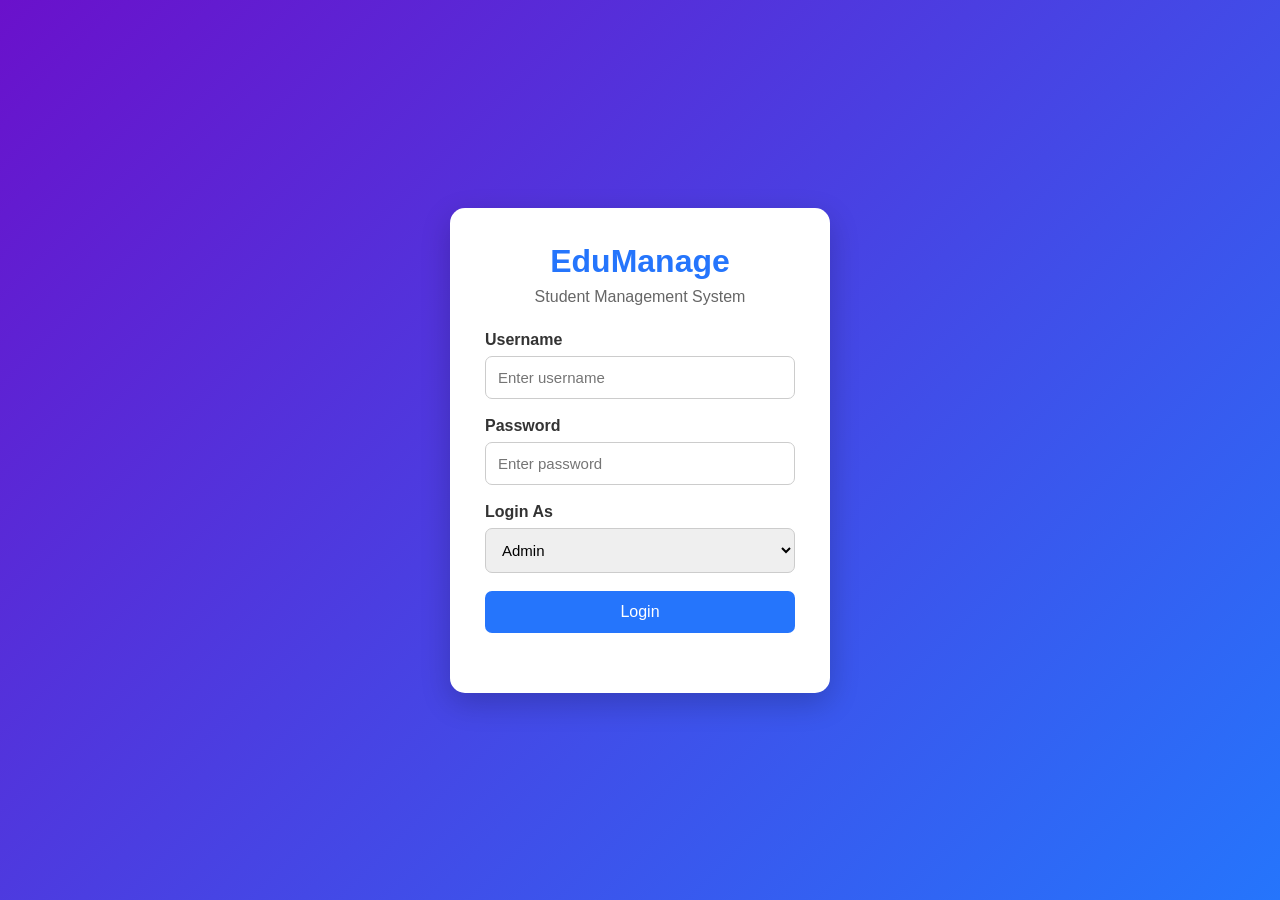
<file: frontend/index.html>
<!DOCTYPE html>
<html lang="en">
<head>
    <meta charset="UTF-8">
    <meta name="viewport" content="width=device-width, initial-scale=1.0">
    <title>EduManage - Student Management System</title>
    <link rel="stylesheet" href="style.css">
</head>

<body>

    <div class="login-container">

        <div class="login-box">

            <h1>EduManage</h1>
            <p>Student Management System</p>

            <form id="loginForm">

                <label>Username</label>
                <input type="text" id="username" placeholder="Enter username" required>

                <label>Password</label>
                <input type="password" id="password" placeholder="Enter password" required>

                <label>Login As</label>
                <select id="role">
                    <option value="ADMIN">Admin</option>
                    <option value="TEACHER">Teacher</option>
                    <option value="STUDENT">Student</option>
                </select>

                <button type="submit">Login</button>

            </form>

            <p id="message"></p>

        </div>

    </div>

    <script src="script.js"></script>

</body>
</html>
</file>
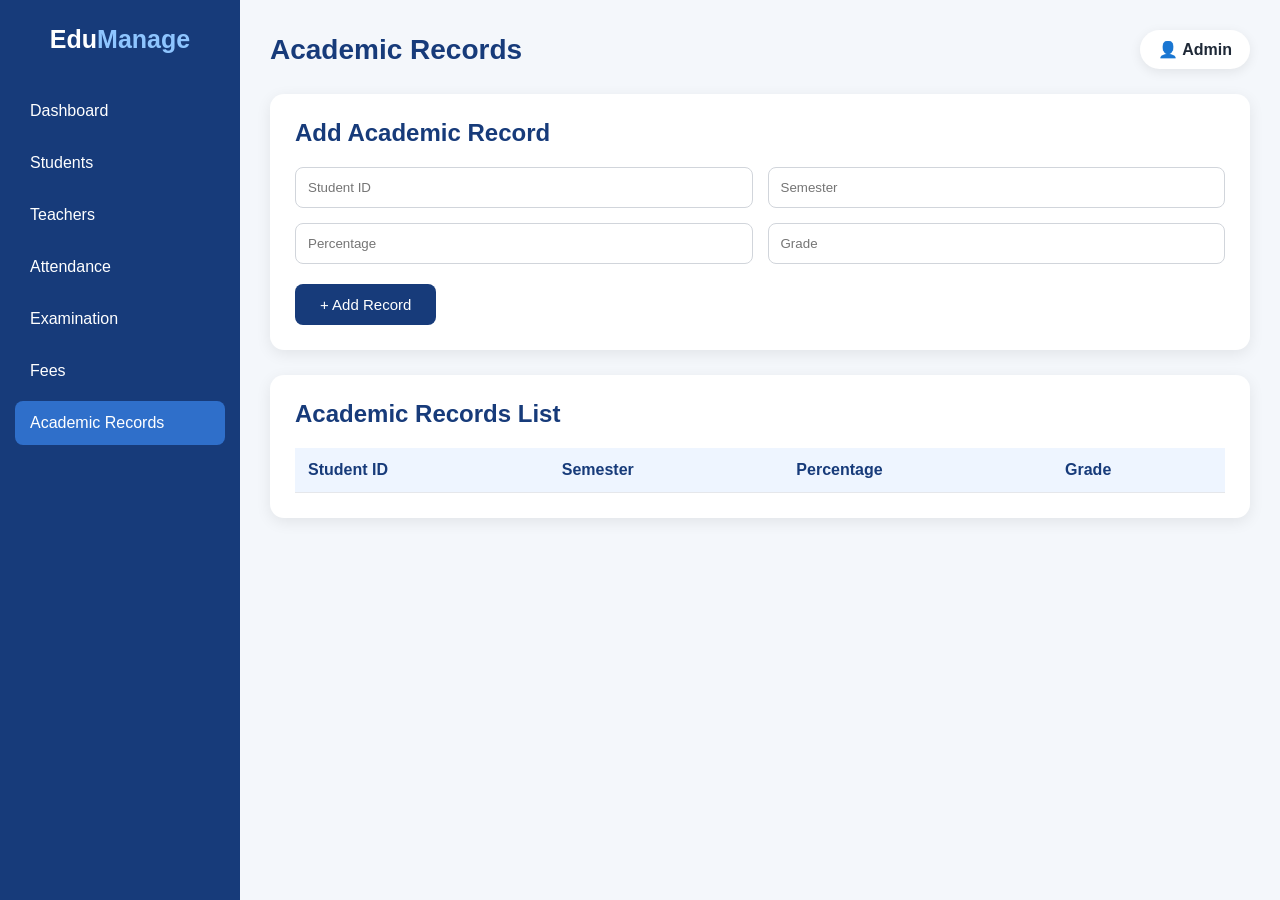
<file: frontend/academic_records.html>
<!DOCTYPE html>
<html lang="en">
<head>
    <meta charset="UTF-8">
    <meta name="viewport" content="width=device-width, initial-scale=1.0">
    <title>EduManage | Academic Records</title>

    <style>
        * {
            margin: 0;
            padding: 0;
            box-sizing: border-box;
            font-family: Arial, sans-serif;
        }

        body {
            background: #f4f7fb;
            color: #1f2937;
        }

        .sidebar {
            position: fixed;
            left: 0;
            top: 0;
            width: 240px;
            height: 100vh;
            background: #173b7a;
            padding: 25px 15px;
        }

        .logo {
            color: white;
            font-size: 25px;
            font-weight: bold;
            text-align: center;
            margin-bottom: 35px;
        }

        .logo span {
            color: #8ec5ff;
        }

        .menu {
            list-style: none;
        }

        .menu li {
            margin: 8px 0;
        }

        .menu a {
            display: block;
            padding: 13px 15px;
            color: white;
            text-decoration: none;
            border-radius: 8px;
        }

        .menu a:hover,
        .menu .active {
            background: #2f6fca;
        }

        .main {
            margin-left: 240px;
            padding: 30px;
        }

        .topbar {
            display: flex;
            justify-content: space-between;
            align-items: center;
            margin-bottom: 25px;
        }

        .topbar h1 {
            font-size: 28px;
            color: #173b7a;
        }

        .admin {
            background: white;
            padding: 10px 18px;
            border-radius: 25px;
            box-shadow: 0 3px 12px rgba(0,0,0,0.08);
            font-weight: bold;
        }

        .form-box,
        .table-box {
            background: white;
            padding: 25px;
            border-radius: 14px;
            box-shadow: 0 4px 15px rgba(0,0,0,0.08);
            margin-bottom: 25px;
        }

        h2 {
            color: #173b7a;
            margin-bottom: 20px;
        }

        .form-grid {
            display: grid;
            grid-template-columns: repeat(2, 1fr);
            gap: 15px;
        }

        input {
            width: 100%;
            padding: 12px;
            border: 1px solid #d1d5db;
            border-radius: 8px;
            outline: none;
        }

        input:focus {
            border-color: #2f6fca;
        }

        .add-btn {
            margin-top: 20px;
            padding: 12px 25px;
            border: none;
            border-radius: 8px;
            background: #173b7a;
            color: white;
            font-size: 15px;
            cursor: pointer;
        }

        .add-btn:hover {
            background: #2f6fca;
        }

        .table-box {
            overflow-x: auto;
        }

        table {
            width: 100%;
            min-width: 650px;
            border-collapse: collapse;
        }

        th,
        td {
            padding: 13px;
            text-align: left;
            border-bottom: 1px solid #e5e7eb;
        }

        th {
            background: #eef5ff;
            color: #173b7a;
        }

        @media (max-width: 800px) {

            .sidebar {
                width: 190px;
            }

            .main {
                margin-left: 190px;
            }

            .form-grid {
                grid-template-columns: 1fr;
            }
        }
    </style>
</head>

<body>

    <div class="sidebar">

        <div class="logo">
            Edu<span>Manage</span>
        </div>

        <ul class="menu">

            <li>
                <a href="dashboard.html">Dashboard</a>
            </li>

            <li>
                <a href="student.html">Students</a>
            </li>

            <li>
                <a href="teacher.html">Teachers</a>
            </li>

            <li>
                <a href="attendance.html">Attendance</a>
            </li>

            <li>
                <a href="examination.html">Examination</a>
            </li>

            <li>
                <a href="fees.html">Fees</a>
            </li>

            <li>
                <a href="academic_records.html" class="active">
                    Academic Records
                </a>
            </li>

        </ul>

    </div>


    <div class="main">

        <div class="topbar">

            <h1>Academic Records</h1>

            <div class="admin">
                👤 Admin
            </div>

        </div>


        <div class="form-box">

            <h2>Add Academic Record</h2>

            <div class="form-grid">

                <input
                    type="text"
                    id="studentId"
                    placeholder="Student ID">

                <input
                    type="text"
                    id="semester"
                    placeholder="Semester">

                <input
                    type="number"
                    step="0.01"
                    id="percentage"
                    placeholder="Percentage">

                <input
                    type="text"
                    id="grade"
                    placeholder="Grade">

            </div>


            <button
                class="add-btn"
                onclick="addRecord()">

                + Add Record

            </button>

        </div>


        <div class="table-box">

            <h2>Academic Records List</h2>

            <table>

                <thead>

                    <tr>
                        <th>Student ID</th>
                        <th>Semester</th>
                        <th>Percentage</th>
                        <th>Grade</th>
                    </tr>

                </thead>

                <tbody id="academicTable">

                </tbody>

            </table>

        </div>

    </div>


    <script>

        async function addRecord() {

    let studentId =
        document.getElementById("studentId").value;

    let semester =
        document.getElementById("semester").value;

    let percentage =
        document.getElementById("percentage").value;

    let grade =
        document.getElementById("grade").value;


    if (
        studentId === "" ||
        semester === "" ||
        percentage === "" ||
        grade === ""
    ) {

        alert("Please fill all academic details.");

        return;
    }


    try {

        let response = await fetch(
            "http://localhost:8080/academic",
            {
                method: "POST",

                headers: {
                    "Content-Type": "application/json"
                },

                body: JSON.stringify({

                    student_id: studentId,
                    semester: semester,
                    percentage: percentage,
                    grade: grade

                })
            }
        );


        let result = await response.text();


        if (response.ok) {

            let table =
                document.getElementById("academicTable");

            let row =
                table.insertRow();


            row.insertCell(0).innerText =
                studentId;

            row.insertCell(1).innerText =
                semester;

            row.insertCell(2).innerText =
                percentage;

            row.insertCell(3).innerText =
                grade;


            alert(result);


            document.getElementById("studentId").value = "";

            document.getElementById("semester").value = "";

            document.getElementById("percentage").value = "";

            document.getElementById("grade").value = "";

        } else {

            alert(result);

        }


    } catch (error) {

        console.log(error);

        alert("Java server connection failed!");

    }

}

</script>
</body>
</html>
</file>
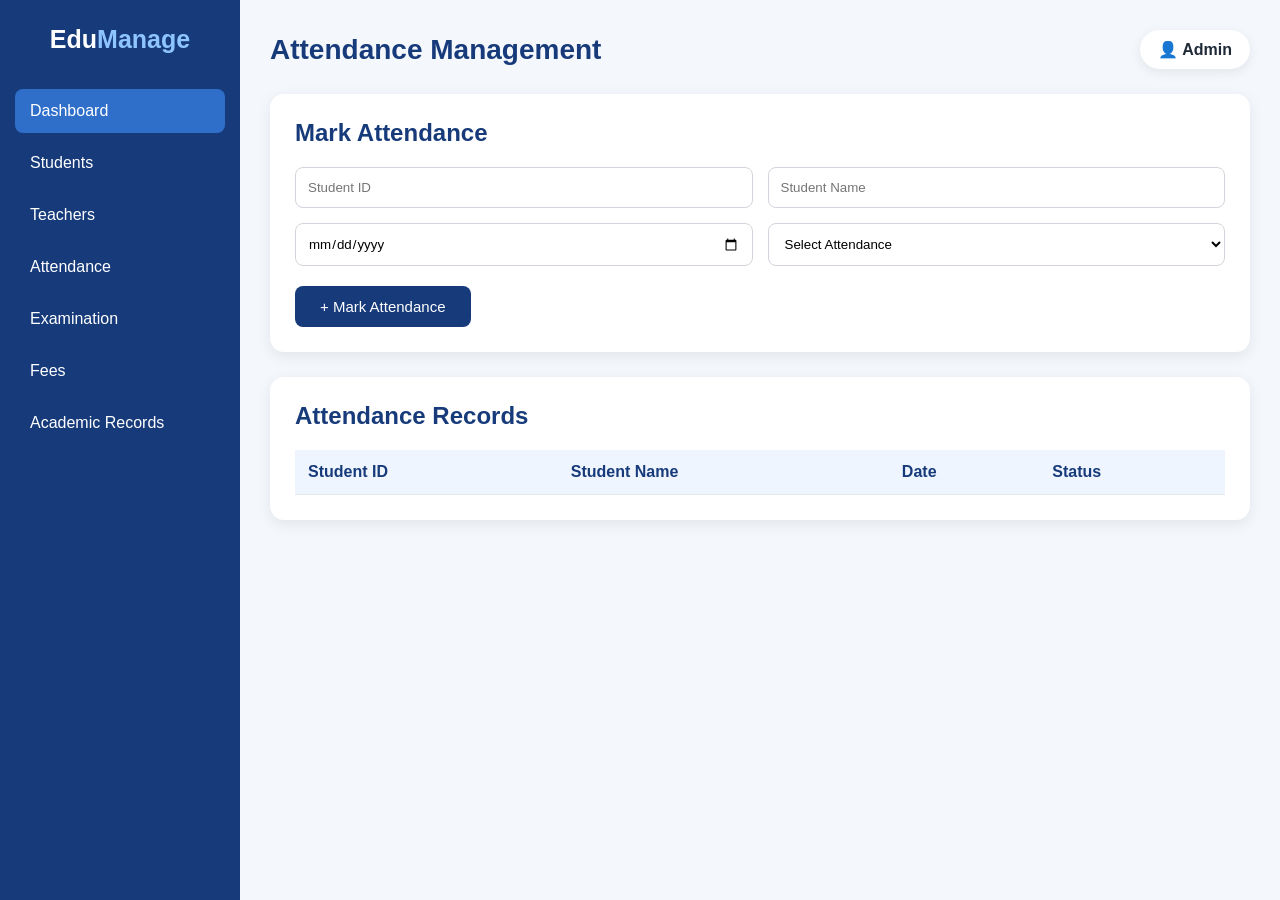
<file: frontend/attendance.html>
<!DOCTYPE html>
<html lang="en">
<head>
    <meta charset="UTF-8">
    <meta name="viewport" content="width=device-width, initial-scale=1.0">
    <title>EduManage | Attendance</title>

    <style>
        * {
            margin: 0;
            padding: 0;
            box-sizing: border-box;
            font-family: Arial, sans-serif;
        }

        body {
            background: #f4f7fb;
            color: #1f2937;
        }

        .sidebar {
            position: fixed;
            left: 0;
            top: 0;
            width: 240px;
            height: 100vh;
            background: #173b7a;
            padding: 25px 15px;
        }

        .logo {
            color: white;
            font-size: 25px;
            font-weight: bold;
            text-align: center;
            margin-bottom: 35px;
        }

        .logo span {
            color: #8ec5ff;
        }

        .menu {
            list-style: none;
        }

        .menu li {
            margin: 8px 0;
        }

        .menu a {
            display: block;
            padding: 13px 15px;
            color: white;
            text-decoration: none;
            border-radius: 8px;
        }

        .menu a:hover,
        .menu .active {
            background: #2f6fca;
        }

        .main {
            margin-left: 240px;
            padding: 30px;
        }

        .topbar {
            display: flex;
            justify-content: space-between;
            align-items: center;
            margin-bottom: 25px;
        }

        .topbar h1 {
            font-size: 28px;
            color: #173b7a;
        }

        .admin {
            background: white;
            padding: 10px 18px;
            border-radius: 25px;
            box-shadow: 0 3px 12px rgba(0,0,0,0.08);
            font-weight: bold;
        }

        .form-box,
        .table-box {
            background: white;
            padding: 25px;
            border-radius: 14px;
            box-shadow: 0 4px 15px rgba(0,0,0,0.08);
            margin-bottom: 25px;
        }

        h2 {
            color: #173b7a;
            margin-bottom: 20px;
        }

        .form-grid {
            display: grid;
            grid-template-columns: repeat(2, 1fr);
            gap: 15px;
        }

        input, select {
            width: 100%;
            padding: 12px;
            border: 1px solid #d1d5db;
            border-radius: 8px;
            outline: none;
            background: white;
        }

        input:focus,
        select:focus {
            border-color: #2f6fca;
        }

        .add-btn {
            margin-top: 20px;
            padding: 12px 25px;
            border: none;
            border-radius: 8px;
            background: #173b7a;
            color: white;
            font-size: 15px;
            cursor: pointer;
        }

        .add-btn:hover {
            background: #2f6fca;
        }

        .table-box {
            overflow-x: auto;
        }

        table {
            width: 100%;
            min-width: 700px;
            border-collapse: collapse;
        }

        th, td {
            padding: 13px;
            text-align: left;
            border-bottom: 1px solid #e5e7eb;
        }

        th {
            background: #eef5ff;
            color: #173b7a;
        }

        .present {
            color: green;
            font-weight: bold;
        }

        .absent {
            color: red;
            font-weight: bold;
        }

        @media (max-width: 800px) {
            .sidebar {
                width: 190px;
            }

            .main {
                margin-left: 190px;
            }

            .form-grid {
                grid-template-columns: 1fr;
            }
        }
    </style>
</head>

<body>

    <!-- Sidebar -->
    <div class="sidebar">

        <div class="logo">
            Edu<span>Manage</span>
        </div>

        <ul class="menu">

            <li>
                <a href="dashboard.html" class="active">Dashboard</a>
            </li>

            <li>
                <a href="student.html">Students</a>
            </li>

            <li>
                <a href="teacher.html">Teachers</a>
            </li>

            <li>
                <a href="attendance.html">Attendance</a>
            </li>

            <li>
                <a href="examination.html">Examination</a>
            </li>

            <li>
                <a href="fees.html">Fees</a>
            </li>

            <li>
                <a href="academic.html">Academic Records</a>
            </li>

        </ul>

    </div>


    <!-- Main Content -->
    <div class="main">

        <div class="topbar">

            <h1>Attendance Management</h1>

            <div class="admin">
                👤 Admin
            </div>

        </div>


        <!-- Attendance Form -->
        <div class="form-box">

            <h2>Mark Attendance</h2>

            <div class="form-grid">

                <input type="text" id="studentId"
                       placeholder="Student ID">

                <input type="text" id="studentName"
                       placeholder="Student Name">

                <input type="date" id="attendanceDate">

                <select id="status">
                    <option value="">Select Attendance</option>
                    <option value="Present">Present</option>
                    <option value="Absent">Absent</option>
                </select>

            </div>

            <button class="add-btn" onclick="markAttendance()">
                + Mark Attendance
            </button>

        </div>


        <!-- Attendance Records -->
        <div class="table-box">

            <h2>Attendance Records</h2>

            <table>

                <thead>

                    <tr>
                        <th>Student ID</th>
                        <th>Student Name</th>
                        <th>Date</th>
                        <th>Status</th>
                    </tr>

                </thead>

                <tbody id="attendanceTable">
                </tbody>

            </table>

        </div>

    </div>


    <script>

        function markAttendance() {

    let id = document.getElementById("studentId").value;
    let name = document.getElementById("studentName").value;
    let date = document.getElementById("attendanceDate").value;
    let status = document.getElementById("status").value;

    if (id === "" || name === "" || date === "" || status === "") {
        alert("Please fill all attendance details.");
        return;
    }

    fetch("http://localhost:8080/attendance", {
        method: "POST",
        headers: {
            "Content-Type": "application/json"
        },
        body: JSON.stringify({
            student_id: id,
            date: date,
            status: status
        })
    })
    .then(response => response.text())
    .then(data => {

        console.log(data);
        alert(data);

        let table = document.getElementById("attendanceTable");

        let row = table.insertRow();

        row.insertCell(0).innerText = id;
        row.insertCell(1).innerText = name;
        row.insertCell(2).innerText = date;

        let statusCell = row.insertCell(3);
        statusCell.innerText = status;

        if (status === "Present") {
            statusCell.className = "present";
        } else {
            statusCell.className = "absent";
        }

        document.getElementById("studentId").value = "";
        document.getElementById("studentName").value = "";
        document.getElementById("attendanceDate").value = "";
        document.getElementById("status").value = "";

    })
    .catch(error => {

        console.log("Error:", error);
        alert("Java Server connection failed!");

    });
}
</script>
</body>
</html>
</file>
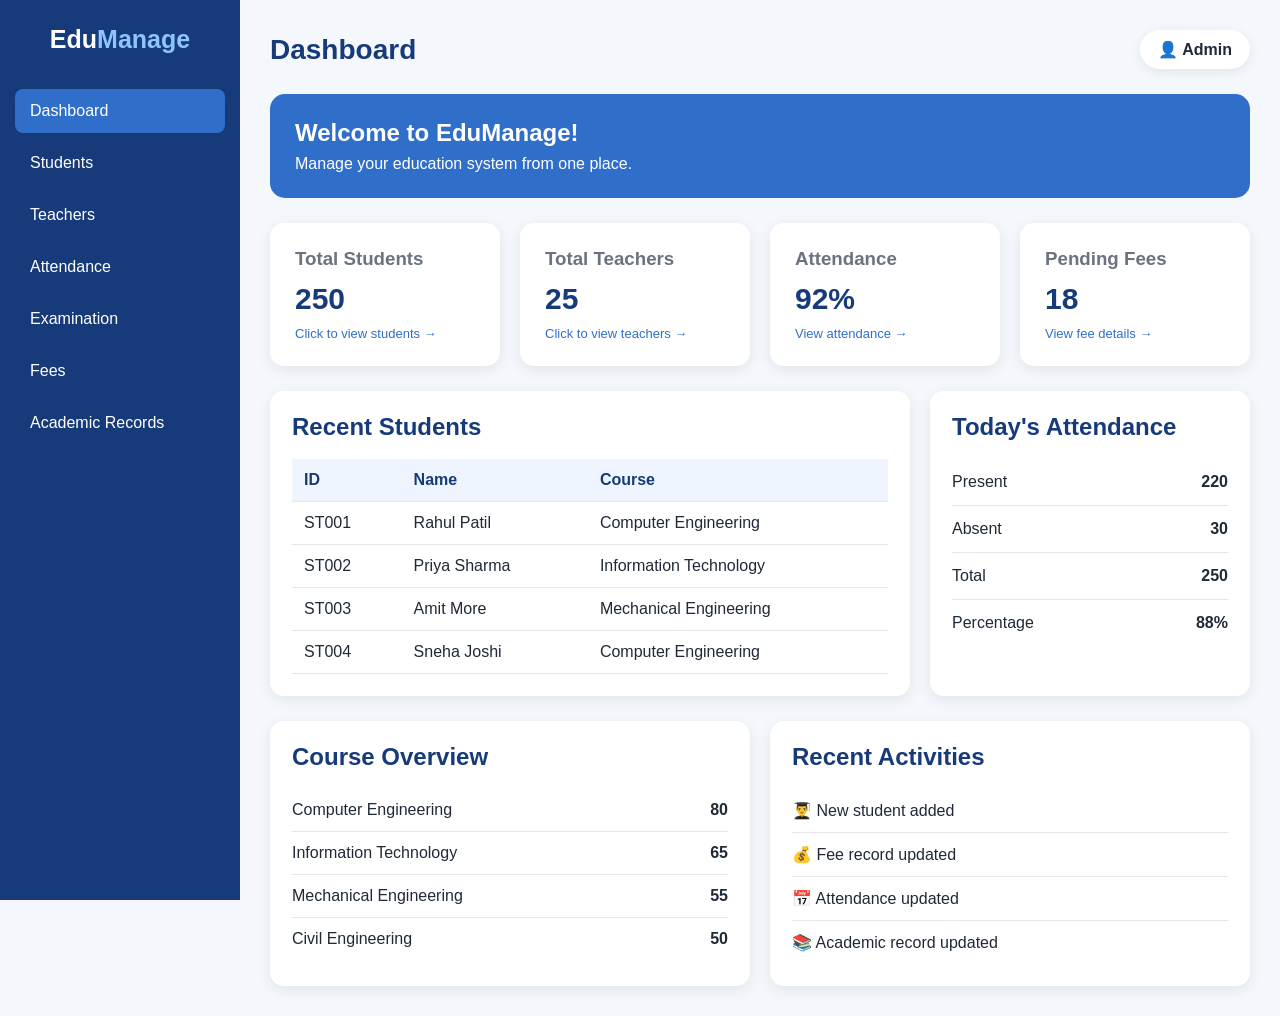
<file: frontend/dashboard.html>
<!DOCTYPE html>
<html lang="en">
<head>
    <meta charset="UTF-8">
    <meta name="viewport" content="width=device-width, initial-scale=1.0">
    <title>EduManage Dashboard</title>

    <style>
        * {
            margin: 0;
            padding: 0;
            box-sizing: border-box;
            font-family: Arial, sans-serif;
        }

        body {
            background: #f4f7fb;
            color: #1f2937;
        }

        /* SIDEBAR */
        .sidebar {
            position: fixed;
            left: 0;
            top: 0;
            width: 240px;
            height: 100vh;
            background: #173b7a;
            padding: 25px 15px;
            z-index: 1000;
        }

        .logo {
            color: white;
            font-size: 25px;
            font-weight: bold;
            text-align: center;
            margin-bottom: 35px;
        }

        .logo span {
            color: #8ec5ff;
        }

        .menu {
            list-style: none;
        }

        .menu li {
            margin: 8px 0;
        }

        .menu a {
            display: block;
            padding: 13px 15px;
            color: white;
            text-decoration: none;
            border-radius: 8px;
            position: relative;
            z-index: 1001;
            pointer-eveents: auto;
        }

        .menu a:hover,
        .menu a.active {
            background: #2f6fca;
        }

        


        /* MAIN */
        .main {
            margin-left: 240px;
            padding: 30px;
        }

        .topbar {
            display: flex;
            justify-content: space-between;
            align-items: center;
            margin-bottom: 25px;
        }

        .topbar h1 {
            color: #173b7a;
            font-size: 28px;
        }

        .admin {
            background: white;
            padding: 10px 18px;
            border-radius: 25px;
            box-shadow: 0 3px 12px rgba(0,0,0,0.08);
            font-weight: bold;
        }

        /* WELCOME */
        .welcome {
            background: #2f6fca;
            color: white;
            padding: 25px;
            border-radius: 15px;
            margin-bottom: 25px;
        }

        .welcome h2 {
            margin-bottom: 8px;
        }

        /* CARDS */
        .cards {
            display: grid;
            grid-template-columns: repeat(4, 1fr);
            gap: 20px;
            margin-bottom: 25px;
        }

        .card {
            background: white;
            padding: 25px;
            border-radius: 14px;
            box-shadow: 0 4px 15px rgba(0,0,0,0.08);
            text-decoration: none;
            display: block;
            transition: 0.2s;
        }

        .card:hover {
            transform: translateY(-4px);
            box-shadow: 0 7px 20px rgba(0,0,0,0.12);
        }

        .card h3 {
            color: #6b7280;
            margin-bottom: 12px;
        }

        .number {
            font-size: 30px;
            font-weight: bold;
            color: #173b7a;
        }

        .view-text {
            margin-top: 10px;
            color: #2f6fca;
            font-size: 13px;
        }

        /* LOWER SECTIONS */
        .dashboard-grid {
            display: grid;
            grid-template-columns: 2fr 1fr;
            gap: 20px;
            margin-bottom: 25px;
        }

        .box {
            background: white;
            padding: 22px;
            border-radius: 14px;
            box-shadow: 0 4px 15px rgba(0,0,0,0.08);
        }

        .box h2 {
            color: #173b7a;
            margin-bottom: 18px;
        }

        table {
            width: 100%;
            border-collapse: collapse;
        }

        th, td {
            padding: 12px;
            text-align: left;
            border-bottom: 1px solid #e5e7eb;
        }

        th {
            background: #eef5ff;
            color: #173b7a;
        }

        .attendance-item {
            display: flex;
            justify-content: space-between;
            padding: 14px 0;
            border-bottom: 1px solid #e5e7eb;
        }

        .attendance-item:last-child {
            border-bottom: none;
        }

        .bottom-grid {
            display: grid;
            grid-template-columns: 1fr 1fr;
            gap: 20px;
        }

        .course {
            display: flex;
            justify-content: space-between;
            padding: 12px 0;
            border-bottom: 1px solid #e5e7eb;
        }

        .activity {
            padding: 12px 0;
            border-bottom: 1px solid #e5e7eb;
        }

        .activity:last-child,
        .course:last-child {
            border-bottom: none;
        }

        @media (max-width: 1000px) {
            .cards {
                grid-template-columns: repeat(2, 1fr);
            }

            .dashboard-grid,
            .bottom-grid {
                grid-template-columns: 1fr;
            }
        }

        @media (max-width: 700px) {
            .sidebar {
                width: 190px;
            }

            .main {
                margin-left: 190px;
                padding: 20px;
            }

            .cards {
                grid-template-columns: 1fr;
            }
        }
    </style>
</head>

<body>

<!-- SIDEBAR -->
<div class="sidebar">

    <div class="logo">
        Edu<span>Manage</span>
    </div>

    <ul class="menu">

        <li>
            <a href="dashboard.html" class="active">Dashboard</a>
        </li>

        <li>
            <a href="student.html">Students</a>
        </li>

        <li>
            <a href="teachers.html">Teachers</a>
        </li>

        <li>
            <a href="attendance.html">Attendance</a>
        </li>

        <li>
           <a href="examination.html">Examination</a>
        </li>

        <li>
            <a href="fees.html">Fees</a>
        </li>

        <li>
            <a href="academic_records.html">Academic Records</a>
        </li>

    </ul>
</div>


<!-- MAIN CONTENT -->
<div class="main">

    <div class="topbar">
        <h1>Dashboard</h1>

        <div class="admin">
            👤 Admin
        </div>
    </div>


    <!-- WELCOME -->
    <div class="welcome">
        <h2>Welcome to EduManage!</h2>
        <p>Manage your education system from one place.</p>
    </div>


    <!-- SUMMARY CARDS -->
    <div class="cards">

        <a href="student-list.html" class="card">
            <h3>Total Students</h3>
            <div class="number">250</div>
            <div class="view-text">Click to view students →</div>
        </a>

        <a href="teachers.html" class="card">
            <h3>Total Teachers</h3>
            <div class="number">25</div>
            <div class="view-text">Click to view teachers →</div>
        </a>

        <a href="attendance.html" class="card">
            <h3>Attendance</h3>
            <div class="number">92%</div>
            <div class="view-text">View attendance →</div>
        </a>

        <a href="fees.html" class="card">
            <h3>Pending Fees</h3>
            <div class="number">18</div>
            <div class="view-text">View fee details →</div>
        </a>

    </div>


    <!-- RECENT STUDENTS + ATTENDANCE -->
    <div class="dashboard-grid">

        <div class="box">

            <h2>Recent Students</h2>

            <table>

                <thead>
                    <tr>
                        <th>ID</th>
                        <th>Name</th>
                        <th>Course</th>
                    </tr>
                </thead>

                <tbody>
                    <tr>
                        <td>ST001</td>
                        <td>Rahul Patil</td>
                        <td>Computer Engineering</td>
                    </tr>

                    <tr>
                        <td>ST002</td>
                        <td>Priya Sharma</td>
                        <td>Information Technology</td>
                    </tr>

                    <tr>
                        <td>ST003</td>
                        <td>Amit More</td>
                        <td>Mechanical Engineering</td>
                    </tr>

                    <tr>
                        <td>ST004</td>
                        <td>Sneha Joshi</td>
                        <td>Computer Engineering</td>
                    </tr>
                </tbody>

            </table>

        </div>


        <div class="box">

            <h2>Today's Attendance</h2>

            <div class="attendance-item">
                <span>Present</span>
                <strong>220</strong>
            </div>

            <div class="attendance-item">
                <span>Absent</span>
                <strong>30</strong>
            </div>

            <div class="attendance-item">
                <span>Total</span>
                <strong>250</strong>
            </div>

            <div class="attendance-item">
                <span>Percentage</span>
                <strong>88%</strong>
            </div>

        </div>

    </div>


    <!-- COURSE + ACTIVITIES -->
    <div class="bottom-grid">

        <div class="box">

            <h2>Course Overview</h2>

            <div class="course">
                <span>Computer Engineering</span>
                <strong>80</strong>
            </div>

            <div class="course">
                <span>Information Technology</span>
                <strong>65</strong>
            </div>

            <div class="course">
                <span>Mechanical Engineering</span>
                <strong>55</strong>
            </div>

            <div class="course">
                <span>Civil Engineering</span>
                <strong>50</strong>
            </div>

        </div>


        <div class="box">

            <h2>Recent Activities</h2>

            <div class="activity">
                👨‍🎓 New student added
            </div>

            <div class="activity">
                💰 Fee record updated
            </div>

            <div class="activity">
                📅 Attendance updated
            </div>

            <div class="activity">
                📚 Academic record updated
            </div>

        </div>

    </div>

</div>

</body>
</html>
</file>
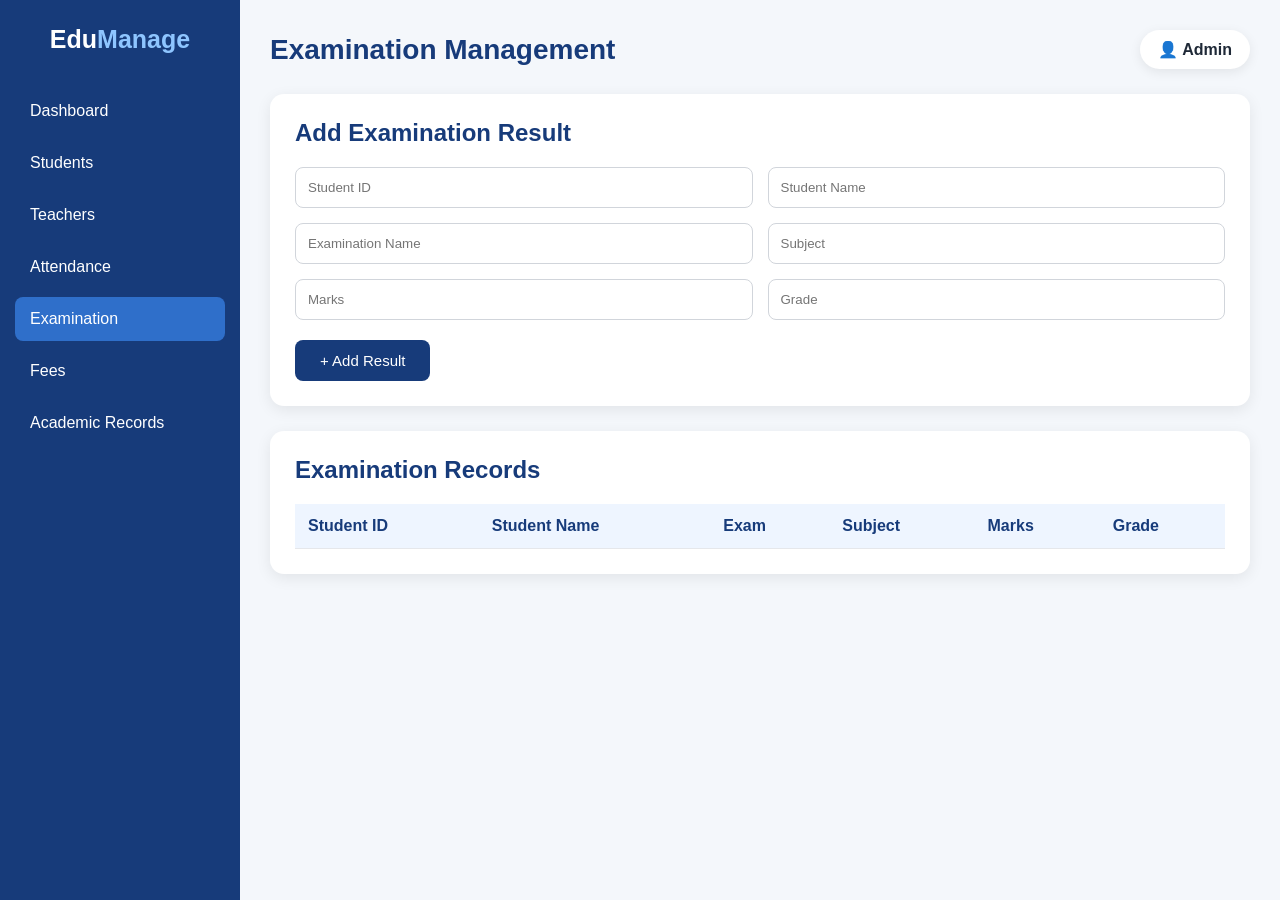
<file: frontend/examination.html>
<!DOCTYPE html>
<html lang="en">
<head>
    <meta charset="UTF-8">
    <meta name="viewport" content="width=device-width, initial-scale=1.0">
    <title>EduManage | Examination</title>

    <style>
        * {
            margin: 0;
            padding: 0;
            box-sizing: border-box;
            font-family: Arial, sans-serif;
        }

        body {
            background: #f4f7fb;
            color: #1f2937;
        }

        .sidebar {
            position: fixed;
            left: 0;
            top: 0;
            width: 240px;
            height: 100vh;
            background: #173b7a;
            padding: 25px 15px;
        }

        .logo {
            color: white;
            font-size: 25px;
            font-weight: bold;
            text-align: center;
            margin-bottom: 35px;
        }

        .logo span {
            color: #8ec5ff;
        }

        .menu {
            list-style: none;
        }

        .menu li {
            margin: 8px 0;
        }

        .menu a {
            display: block;
            padding: 13px 15px;
            color: white;
            text-decoration: none;
            border-radius: 8px;
        }

        .menu a:hover,
        .menu .active {
            background: #2f6fca;
        }

        .main {
            margin-left: 240px;
            padding: 30px;
        }

        .topbar {
            display: flex;
            justify-content: space-between;
            align-items: center;
            margin-bottom: 25px;
        }

        .topbar h1 {
            font-size: 28px;
            color: #173b7a;
        }

        .admin {
            background: white;
            padding: 10px 18px;
            border-radius: 25px;
            box-shadow: 0 3px 12px rgba(0,0,0,0.08);
            font-weight: bold;
        }

        .form-box,
        .table-box {
            background: white;
            padding: 25px;
            border-radius: 14px;
            box-shadow: 0 4px 15px rgba(0,0,0,0.08);
            margin-bottom: 25px;
        }

        h2 {
            color: #173b7a;
            margin-bottom: 20px;
        }

        .form-grid {
            display: grid;
            grid-template-columns: repeat(2, 1fr);
            gap: 15px;
        }

        input {
            width: 100%;
            padding: 12px;
            border: 1px solid #d1d5db;
            border-radius: 8px;
            outline: none;
        }

        input:focus {
            border-color: #2f6fca;
        }

        .add-btn {
            margin-top: 20px;
            padding: 12px 25px;
            border: none;
            border-radius: 8px;
            background: #173b7a;
            color: white;
            font-size: 15px;
            cursor: pointer;
        }

        .add-btn:hover {
            background: #2f6fca;
        }

        .table-box {
            overflow-x: auto;
        }

        table {
            width: 100%;
            min-width: 750px;
            border-collapse: collapse;
        }

        th, td {
            padding: 13px;
            text-align: left;
            border-bottom: 1px solid #e5e7eb;
        }

        th {
            background: #eef5ff;
            color: #173b7a;
        }

        @media (max-width: 800px) {

            .sidebar {
                width: 190px;
            }

            .main {
                margin-left: 190px;
            }

            .form-grid {
                grid-template-columns: 1fr;
            }
        }
    </style>
</head>

<body>

    <div class="sidebar">

        <div class="logo">
            Edu<span>Manage</span>
        </div>

        <ul class="menu">

            <li>
                <a href="dashboard.html">Dashboard</a>
            </li>

            <li>
                <a href="student.html">Students</a>
            </li>

            <li>
                <a href="teacher.html">Teachers</a>
            </li>

            <li>
                <a href="attendance.html">Attendance</a>
            </li>

            <li>
                <a href="examination.html" class="active">Examination</a>
            </li>

            <li>
                <a href="fees.html">Fees</a>
            </li>

            <li>
                <a href="academic_records.html">Academic Records</a>
            </li>

        </ul>

    </div>


    <div class="main">

        <div class="topbar">

            <h1>Examination Management</h1>

            <div class="admin">
                👤 Admin
            </div>

        </div>


        <div class="form-box">

            <h2>Add Examination Result</h2>

            <div class="form-grid">

                <input type="text"
                       id="studentId"
                       placeholder="Student ID">

                <input type="text"
                       id="studentName"
                       placeholder="Student Name">

                <input type="text"
                       id="examName"
                       placeholder="Examination Name">

                <input type="text"
                       id="subject"
                       placeholder="Subject">

                <input type="number"
                       id="marks"
                       placeholder="Marks">

                <input type="text"
                       id="grade"
                       placeholder="Grade">

            </div>

            <button class="add-btn" onclick="addResult()">
                + Add Result
            </button>

        </div>


        <div class="table-box">

            <h2>Examination Records</h2>

            <table>

                <thead>

                    <tr>
                        <th>Student ID</th>
                        <th>Student Name</th>
                        <th>Exam</th>
                        <th>Subject</th>
                        <th>Marks</th>
                        <th>Grade</th>
                    </tr>

                </thead>

                <tbody id="examTable">
                </tbody>

            </table>

        </div>

    </div>


    <script>

        async function addResult() {

    let id = document.getElementById("studentId").value;
    let name = document.getElementById("studentName").value;
    let exam = document.getElementById("examName").value;
    let subject = document.getElementById("subject").value;
    let marks = document.getElementById("marks").value;
    let grade = document.getElementById("grade").value;

    if (id === "" || name === "" || exam === "" ||
        subject === "" || marks === "" || grade === "") {

        alert("Please fill all examination details.");
        return;
    }

    try {

        let response = await fetch("http://localhost:8080/examination", {

            method: "POST",

            headers: {
                "Content-Type": "application/json"
            },

            body: JSON.stringify({
                student_id: id,
                subject: subject,
                marks: marks,
                exam_type: exam
            })
        });

        let result = await response.text();

        if (response.ok) {

            let table = document.getElementById("examTable");
            let row = table.insertRow();

            row.insertCell(0).innerText = id;
            row.insertCell(1).innerText = name;
            row.insertCell(2).innerText = exam;
            row.insertCell(3).innerText = subject;
            row.insertCell(4).innerText = marks;
            row.insertCell(5).innerText = grade;

            alert(result);

            document.getElementById("studentId").value = "";
            document.getElementById("studentName").value = "";
            document.getElementById("examName").value = "";
            document.getElementById("subject").value = "";
            document.getElementById("marks").value = "";
            document.getElementById("grade").value = "";

        } else {

            alert(result);
        }

    } catch (error) {

        console.log(error);
        alert("Java server connection failed!");
    }
}
  
   </script>
</body>
</html>
</file>
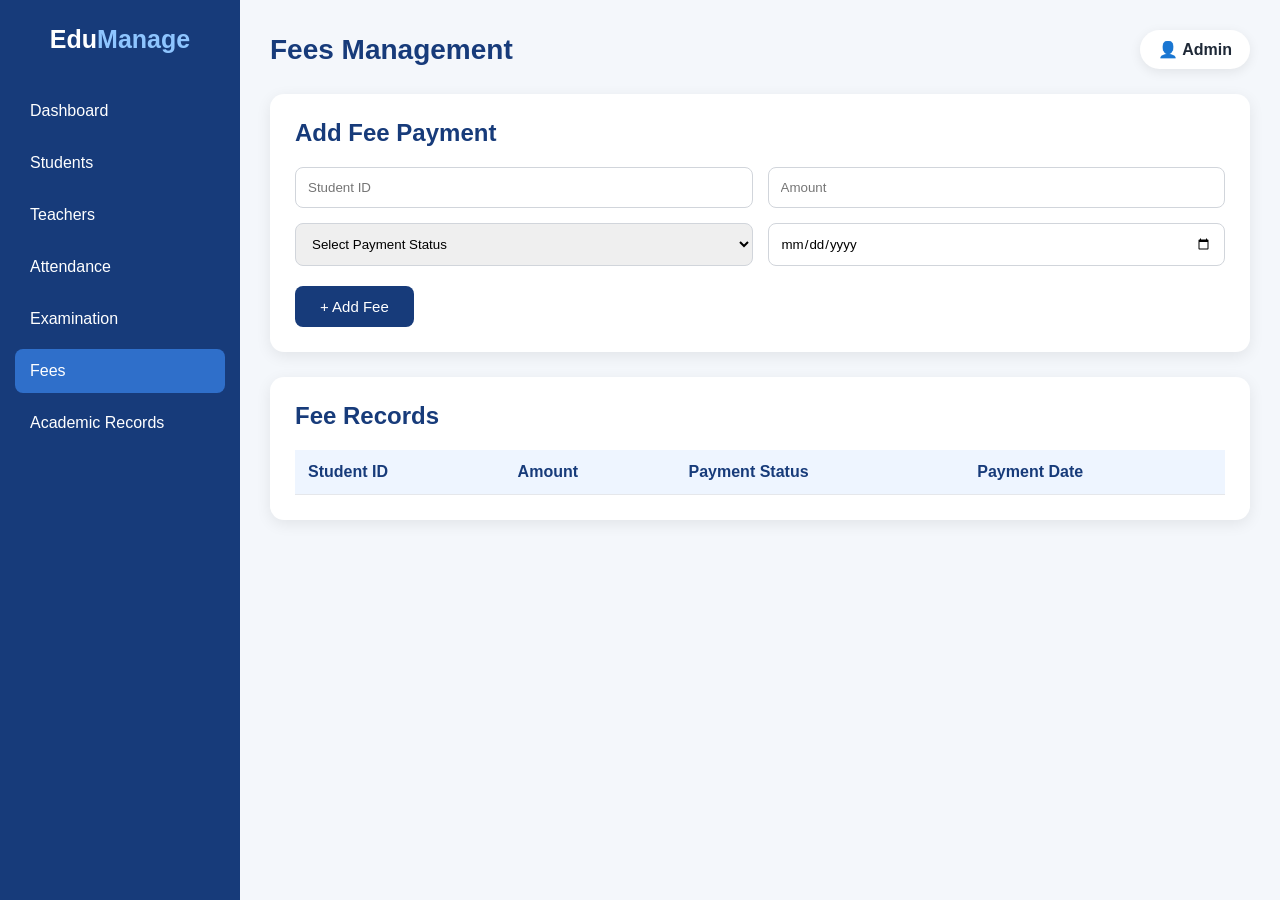
<file: frontend/fees.html>
<!DOCTYPE html>
<html lang="en">
<head>
    <meta charset="UTF-8">
    <meta name="viewport" content="width=device-width, initial-scale=1.0">

    <title>EduManage | Fees</title>

    <style>
        * {
            margin: 0;
            padding: 0;
            box-sizing: border-box;
            font-family: Arial, sans-serif;
        }

        body {
            background: #f4f7fb;
            color: #1f2937;
        }

        .sidebar {
            position: fixed;
            left: 0;
            top: 0;
            width: 240px;
            height: 100vh;
            background: #173b7a;
            padding: 25px 15px;
        }

        .logo {
            color: white;
            font-size: 25px;
            font-weight: bold;
            text-align: center;
            margin-bottom: 35px;
        }

        .logo span {
            color: #8ec5ff;
        }

        .menu {
            list-style: none;
        }

        .menu li {
            margin: 8px 0;
        }

        .menu a {
            display: block;
            padding: 13px 15px;
            color: white;
            text-decoration: none;
            border-radius: 8px;
        }

        .menu a:hover,
        .menu .active {
            background: #2f6fca;
        }

        .main {
            margin-left: 240px;
            padding: 30px;
        }

        .topbar {
            display: flex;
            justify-content: space-between;
            align-items: center;
            margin-bottom: 25px;
        }

        .topbar h1 {
            font-size: 28px;
            color: #173b7a;
        }

        .admin {
            background: white;
            padding: 10px 18px;
            border-radius: 25px;
            box-shadow: 0 3px 12px rgba(0,0,0,0.08);
            font-weight: bold;
        }

        .form-box,
        .table-box {
            background: white;
            padding: 25px;
            border-radius: 14px;
            box-shadow: 0 4px 15px rgba(0,0,0,0.08);
            margin-bottom: 25px;
        }

        h2 {
            color: #173b7a;
            margin-bottom: 20px;
        }

        .form-grid {
            display: grid;
            grid-template-columns: repeat(2, 1fr);
            gap: 15px;
        }

        input,
        select {
            width: 100%;
            padding: 12px;
            border: 1px solid #d1d5db;
            border-radius: 8px;
            outline: none;
        }

        input:focus,
        select:focus {
            border-color: #2f6fca;
        }

        .add-btn {
            margin-top: 20px;
            padding: 12px 25px;
            border: none;
            border-radius: 8px;
            background: #173b7a;
            color: white;
            font-size: 15px;
            cursor: pointer;
        }

        .add-btn:hover {
            background: #2f6fca;
        }

        .table-box {
            overflow-x: auto;
        }

        table {
            width: 100%;
            min-width: 700px;
            border-collapse: collapse;
        }

        th,
        td {
            padding: 13px;
            text-align: left;
            border-bottom: 1px solid #e5e7eb;
        }

        th {
            background: #eef5ff;
            color: #173b7a;
        }

        @media (max-width: 800px) {

            .sidebar {
                width: 190px;
            }

            .main {
                margin-left: 190px;
            }

            .form-grid {
                grid-template-columns: 1fr;
            }
        }
    </style>
</head>

<body>

    <div class="sidebar">

        <div class="logo">
            Edu<span>Manage</span>
        </div>

        <ul class="menu">

            <li>
                <a href="dashboard.html">Dashboard</a>
            </li>

            <li>
                <a href="student.html">Students</a>
            </li>

            <li>
                <a href="teacher.html">Teachers</a>
            </li>

            <li>
                <a href="attendance.html">Attendance</a>
            </li>

            <li>
                <a href="examination.html">Examination</a>
            </li>

            <li>
                <a href="fees.html" class="active">Fees</a>
            </li>

            <li>
                <a href="academic_records.html">Academic Records</a>
            </li>

        </ul>

    </div>


    <div class="main">

        <div class="topbar">

            <h1>Fees Management</h1>

            <div class="admin">
                👤 Admin
            </div>

        </div>


        <div class="form-box">

            <h2>Add Fee Payment</h2>

            <div class="form-grid">

                <input
                    type="text"
                    id="studentId"
                    placeholder="Student ID">

                <input
                    type="number"
                    id="amount"
                    placeholder="Amount">

                <select id="paymentStatus">

                    <option value="">Select Payment Status</option>

                    <option value="Paid">
                        Paid
                    </option>

                    <option value="Pending">
                        Pending
                    </option>

                </select>

                <input
                    type="date"
                    id="paymentDate">

            </div>


            <button
                class="add-btn"
                onclick="addFee()">

                + Add Fee

            </button>

        </div>


        <div class="table-box">

            <h2>Fee Records</h2>

            <table>

                <thead>

                    <tr>

                        <th>Student ID</th>
                        <th>Amount</th>
                        <th>Payment Status</th>
                        <th>Payment Date</th>

                    </tr>

                </thead>

                <tbody id="feeTable">

                </tbody>

            </table>

        </div>

    </div>


    <script>

        async function addFee() {

    let studentId =
        document.getElementById("studentId").value;

    let amount =
        document.getElementById("amount").value;

    let status =
        document.getElementById("paymentStatus").value;

    let date =
        document.getElementById("paymentDate").value;


    if (
        studentId === "" ||
        amount === "" ||
        status === "" ||
        date === ""
    ) {

        alert("Please fill all fee details.");

        return;
    }


    try {

        let response = await fetch(
            "http://localhost:8080/fees",
            {
                method: "POST",

                headers: {
                    "Content-Type": "application/json"
                },

                body: JSON.stringify({

                    student_id: studentId,
                    amount: amount,
                    payment_status: status,
                    payment_date: date

                })
            }
        );


        let result = await response.text();


        if (response.ok) {

            let table =
                document.getElementById("feeTable");

            let row =
                table.insertRow();


            row.insertCell(0).innerText =
                studentId;

            row.insertCell(1).innerText =
                amount;

            row.insertCell(2).innerText =
                status;

            row.insertCell(3).innerText =
                date;


            alert(result);


            document.getElementById("studentId").value = "";

            document.getElementById("amount").value = "";

            document.getElementById("paymentStatus").value = "";

            document.getElementById("paymentDate").value = "";

        } else {

            alert(result);

        }


    } catch (error) {

        console.log(error);

        alert("Java server connection failed!");

    }

}

</script>
</body>
</html>
</file>
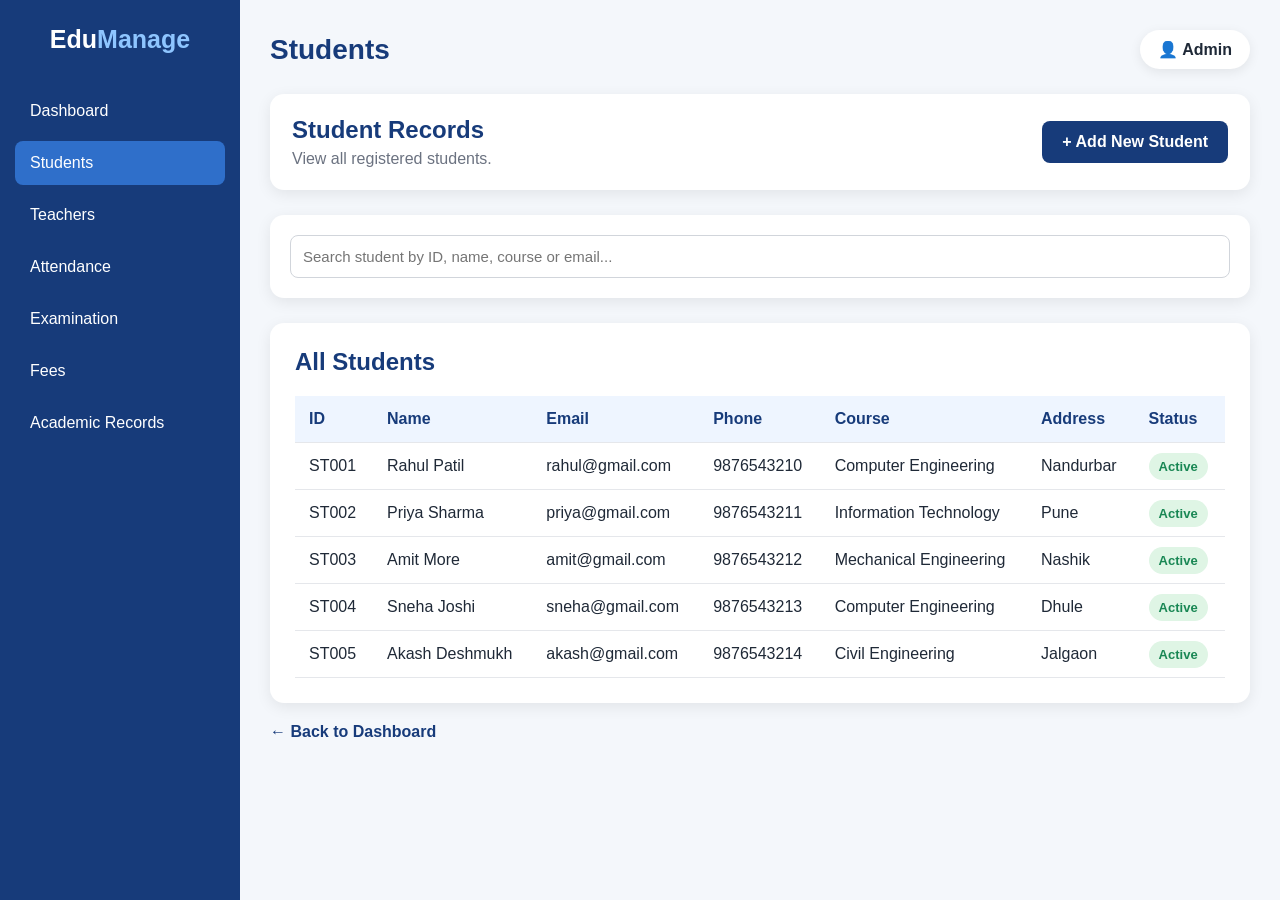
<file: frontend/student-list.html>
<!DOCTYPE html><html lang="en"><head>
    <meta charset="UTF-8">
    <meta name="viewport" content="width=device-width, initial-scale=1.0"><title>EduManage | Student List</title>

<style>
    * {
        margin: 0;
        padding: 0;
        box-sizing: border-box;
        font-family: Arial, sans-serif;
    }

    body {
        background: #f4f7fb;
        color: #1f2937;
    }

    /* SIDEBAR */
    .sidebar {
        position: fixed;
        left: 0;
        top: 0;
        width: 240px;
        height: 100vh;
        background: #173b7a;
        padding: 25px 15px;
    }

    .logo {
        color: white;
        font-size: 25px;
        font-weight: bold;
        text-align: center;
        margin-bottom: 35px;
    }

    .logo span {
        color: #8ec5ff;
    }

    .menu {
        list-style: none;
    }

    .menu li {
        margin: 8px 0;
    }

    .menu a {
        display: block;
        padding: 13px 15px;
        color: white;
        text-decoration: none;
        border-radius: 8px;
    }

    .menu a:hover,
    .menu a.active {
        background: #2f6fca;
    }

    /* MAIN */
    .main {
        margin-left: 240px;
        padding: 30px;
    }

    /* TOPBAR */
    .topbar {
        display: flex;
        justify-content: space-between;
        align-items: center;
        margin-bottom: 25px;
    }

    .topbar h1 {
        color: #173b7a;
        font-size: 28px;
    }

    .admin {
        background: white;
        padding: 10px 18px;
        border-radius: 25px;
        box-shadow: 0 3px 12px rgba(0, 0, 0, 0.08);
        font-weight: bold;
    }

    /* HEADER */
    .page-header {
        background: white;
        padding: 22px;
        border-radius: 14px;
        box-shadow: 0 4px 15px rgba(0, 0, 0, 0.08);
        margin-bottom: 25px;

        display: flex;
        justify-content: space-between;
        align-items: center;
    }

    .page-header h2 {
        color: #173b7a;
        margin-bottom: 6px;
    }

    .page-header p {
        color: #6b7280;
    }

    /* BUTTON */
    .add-btn {
        background: #173b7a;
        color: white;
        padding: 12px 20px;
        border-radius: 8px;
        text-decoration: none;
        font-weight: bold;
    }

    .add-btn:hover {
        background: #2f6fca;
    }

    /* SEARCH */
    .search-box {
        background: white;
        padding: 20px;
        border-radius: 14px;
        box-shadow: 0 4px 15px rgba(0, 0, 0, 0.08);
        margin-bottom: 25px;
    }

    .search-box input {
        width: 100%;
        padding: 12px;
        border: 1px solid #d1d5db;
        border-radius: 8px;
        outline: none;
        font-size: 15px;
    }

    .search-box input:focus {
        border-color: #2f6fca;
    }

    /* TABLE */
    .table-box {
        background: white;
        padding: 25px;
        border-radius: 14px;
        box-shadow: 0 4px 15px rgba(0, 0, 0, 0.08);
        overflow-x: auto;
    }

    .table-box h2 {
        color: #173b7a;
        margin-bottom: 20px;
    }

    table {
        width: 100%;
        border-collapse: collapse;
        min-width: 850px;
    }

    th,
    td {
        padding: 14px;
        text-align: left;
        border-bottom: 1px solid #e5e7eb;
    }

    th {
        background: #eef5ff;
        color: #173b7a;
    }

    tr:hover {
        background: #f8fbff;
    }

    .status {
        background: #dff5e5;
        color: #198754;
        padding: 6px 10px;
        border-radius: 15px;
        font-size: 13px;
        font-weight: bold;
    }

    .back-btn {
        display: inline-block;
        margin-top: 20px;
        color: #173b7a;
        text-decoration: none;
        font-weight: bold;
    }

    .back-btn:hover {
        color: #2f6fca;
    }

    /* MOBILE */
    @media (max-width: 800px) {

        .sidebar {
            width: 190px;
        }

        .main {
            margin-left: 190px;
            padding: 20px;
        }

        .page-header {
            flex-direction: column;
            align-items: flex-start;
            gap: 15px;
        }
    }
</style>

</head><body><!-- SIDEBAR -->

<div class="sidebar">

    <div class="logo">
        Edu<span>Manage</span>
    </div>

    <ul class="menu">

        <li>
            <a href="dashboard.html">Dashboard</a>
        </li>

        <li>
            <a href="student-list.html" class="active">Students</a>
        </li>

        <li>
            <a href="teachers.html">Teachers</a>
        </li>

        <li>
            <a href="attendance.html">Attendance</a>
        </li>

        <li>
            <a href="examination.html">Examination</a>
        </li>

        <li>
            <a href="fees.html">Fees</a>
        </li>

        <li>
            <a href="academic.html">Academic Records</a>
        </li>

    </ul>

</div>


<!-- MAIN CONTENT -->

<div class="main">

    <!-- TOPBAR -->

    <div class="topbar">

        <h1>Students</h1>

        <div class="admin">
            👤 Admin
        </div>

    </div>


    <!-- PAGE HEADER -->

    <div class="page-header">

        <div>
            <h2>Student Records</h2>

            <p>
                View all registered students.
            </p>
        </div>

        <a href="student.html" class="add-btn">
            + Add New Student
        </a>

    </div>


    <!-- SEARCH -->

    <div class="search-box">

        <input
            type="text"
            id="searchInput"
            placeholder="Search student by ID, name, course or email..."
            onkeyup="searchStudents()"
        >

    </div>


    <!-- TABLE -->

    <div class="table-box">

        <h2>All Students</h2>

        <table id="studentTable">

            <thead>

                <tr>
                    <th>ID</th>
                    <th>Name</th>
                    <th>Email</th>
                    <th>Phone</th>
                    <th>Course</th>
                    <th>Address</th>
                    <th>Status</th>
                </tr>

            </thead>

            <tbody>

                <tr>
                    <td>ST001</td>
                    <td>Rahul Patil</td>
                    <td>rahul@gmail.com</td>
                    <td>9876543210</td>
                    <td>Computer Engineering</td>
                    <td>Nandurbar</td>
                    <td>
                        <span class="status">Active</span>
                    </td>
                </tr>

                <tr>
                    <td>ST002</td>
                    <td>Priya Sharma</td>
                    <td>priya@gmail.com</td>
                    <td>9876543211</td>
                    <td>Information Technology</td>
                    <td>Pune</td>
                    <td>
                        <span class="status">Active</span>
                    </td>
                </tr>

                <tr>
                    <td>ST003</td>
                    <td>Amit More</td>
                    <td>amit@gmail.com</td>
                    <td>9876543212</td>
                    <td>Mechanical Engineering</td>
                    <td>Nashik</td>
                    <td>
                        <span class="status">Active</span>
                    </td>
                </tr>

                <tr>
                    <td>ST004</td>
                    <td>Sneha Joshi</td>
                    <td>sneha@gmail.com</td>
                    <td>9876543213</td>
                    <td>Computer Engineering</td>
                    <td>Dhule</td>
                    <td>
                        <span class="status">Active</span>
                    </td>
                </tr>

                <tr>
                    <td>ST005</td>
                    <td>Akash Deshmukh</td>
                    <td>akash@gmail.com</td>
                    <td>9876543214</td>
                    <td>Civil Engineering</td>
                    <td>Jalgaon</td>
                    <td>
                        <span class="status">Active</span>
                    </td>
                </tr>

            </tbody>

        </table>

    </div>


    <!-- BACK BUTTON -->

    <a href="dashboard.html" class="back-btn">
        ← Back to Dashboard
    </a>

</div>


<!-- SEARCH SCRIPT -->

<script>

    function searchStudents() {

        let input =
            document.getElementById("searchInput").value.toLowerCase();

        let table =
            document.getElementById("studentTable");

        let rows =
            table.getElementsByTagName("tr");

        for (let i = 1; i < rows.length; i++) {

            let rowText =
                rows[i].innerText.toLowerCase();

            if (rowText.includes(input)) {

                rows[i].style.display = "";

            } else {

                rows[i].style.display = "none";

            }
        }
    }

</script>

</body></html>
</file>
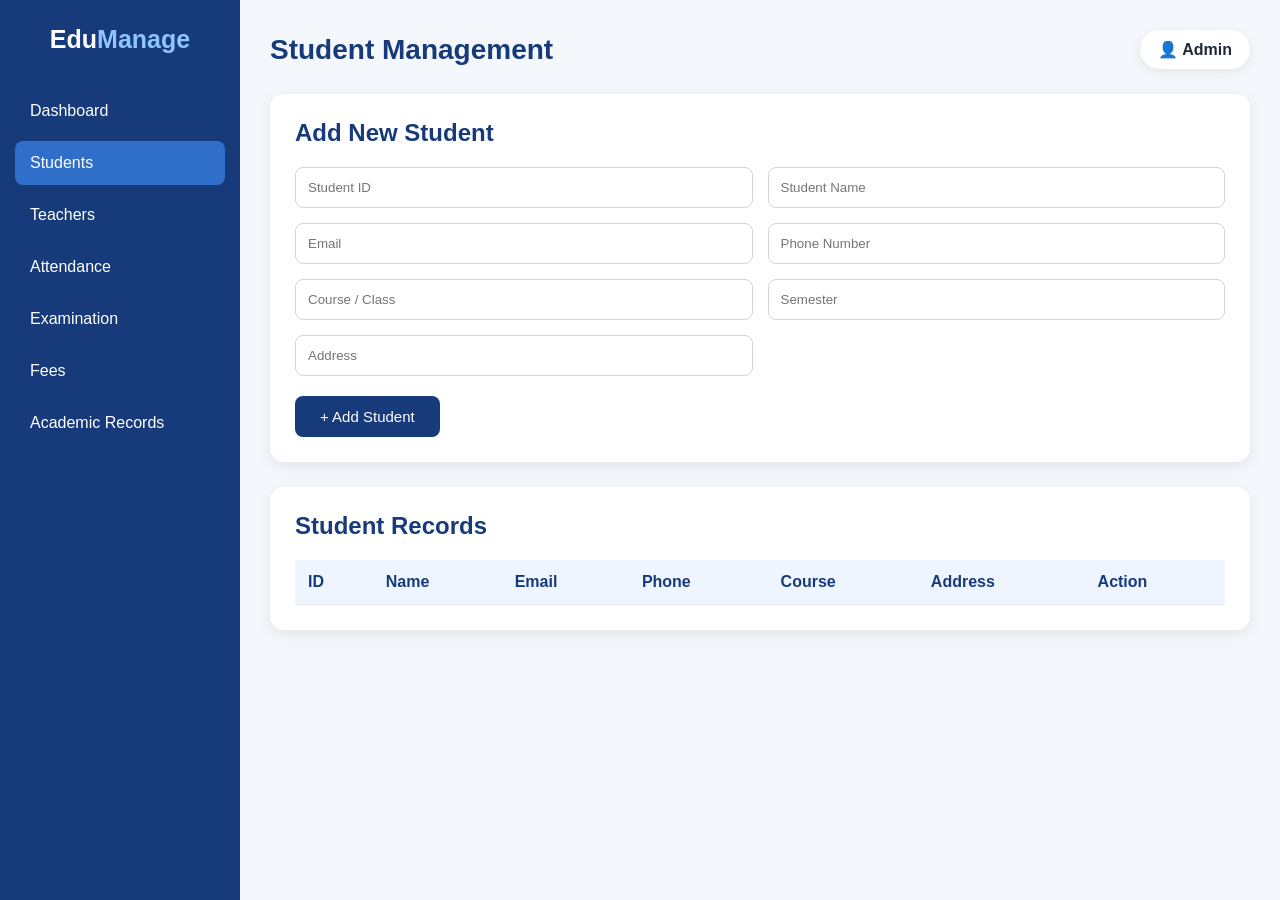
<file: frontend/student.html>
<!DOCTYPE html><html lang="en">
<head>
    <meta charset="UTF-8">
    <meta name="viewport" content="width=device-width, initial-scale=1.0">
    <title>EduManage | Students</title><style>
    * {
        margin: 0;
        padding: 0;
        box-sizing: border-box;
        font-family: Arial, sans-serif;
    }

    body {
        background: #f4f7fb;
        color: #1f2937;
    }

    .sidebar {
        position: fixed;
        left: 0;
        top: 0;
        width: 240px;
        height: 100vh;
        background: #173b7a;
        padding: 25px 15px;
    }

    .logo {
        color: white;
        font-size: 25px;
        font-weight: bold;
        text-align: center;
        margin-bottom: 35px;
    }

    .logo span {
        color: #8ec5ff;
    }

    .menu {
        list-style: none;
    }

    .menu li {
        margin: 8px 0;
    }

    .menu a {
        display: block;
        padding: 13px 15px;
        color: white;
        text-decoration: none;
        border-radius: 8px;
    }

    .menu a:hover,
    .menu .active {
        background: #2f6fca;
    }

    .main {
        margin-left: 240px;
        padding: 30px;
    }

    .topbar {
        display: flex;
        justify-content: space-between;
        align-items: center;
        margin-bottom: 25px;
    }

    .topbar h1 {
        font-size: 28px;
        color: #173b7a;
    }

    .admin {
        background: white;
        padding: 10px 18px;
        border-radius: 25px;
        box-shadow: 0 3px 12px rgba(0,0,0,0.08);
        font-weight: bold;
    }

    .form-box {
        background: white;
        padding: 25px;
        border-radius: 14px;
        box-shadow: 0 4px 15px rgba(0,0,0,0.08);
        margin-bottom: 25px;
    }

    .form-box h2 {
        margin-bottom: 20px;
        color: #173b7a;
    }

    .form-grid {
        display: grid;
        grid-template-columns: repeat(2, 1fr);
        gap: 15px;
    }

    input {
        width: 100%;
        padding: 12px;
        border: 1px solid #d1d5db;
        border-radius: 8px;
        outline: none;
    }

    input:focus {
        border-color: #2f6fca;
    }

    .add-btn {
        margin-top: 20px;
        padding: 12px 25px;
        border: none;
        border-radius: 8px;
        background: #173b7a;
        color: white;
        font-size: 15px;
        cursor: pointer;
    }

    .add-btn:hover {
        background: #2f6fca;
    }

    .table-box {
        background: white;
        padding: 25px;
        border-radius: 14px;
        box-shadow: 0 4px 15px rgba(0,0,0,0.08);
    }

    .table-box h2 {
        margin-bottom: 20px;
        color: #173b7a;
    }

    table {
        width: 100%;
        border-collapse: collapse;
    }

    th, td {
        padding: 13px;
        text-align: left;
        border-bottom: 1px solid #e5e7eb;
    }

    th {
        background: #eef5ff;
        color: #173b7a;
    }

    .delete-btn {
        padding: 7px 12px;
        border: none;
        border-radius: 6px;
        background: #dc3545;
        color: white;
        cursor: pointer;
    }

    @media (max-width: 800px) {
        .sidebar {
            width: 190px;
        }

        .main {
            margin-left: 190px;
        }

        .form-grid {
            grid-template-columns: 1fr;
        }
    }
</style>

</head><body><!-- Sidebar -->
<div class="sidebar">

    <div class="logo">
        Edu<span>Manage</span>
    </div>

    <ul class="menu">

        <li>
            <a href="dashboard.html">Dashboard</a>
        </li>

        <li>
            <a href="student.html" class="active">Students</a>
        </li>

        <li>
            <a href="teacher.html">Teachers</a>
        </li>

        <li>
            <a href="attendance.html">Attendance</a>
        </li>

        <li>
            <a href="examination.html">Examination</a>
        </li>

        <li>
            <a href="fees.html">Fees</a>
        </li>

        <li>
            <a href="academic.html">Academic Records</a>
        </li>

    </ul>

</div>


<!-- Main Content -->
<div class="main">

    <div class="topbar">
        <h1>Student Management</h1>

        <div class="admin">
            👤 Admin
        </div>
    </div>


    <!-- Add Student Form -->
    <div class="form-box">

        <h2>Add New Student</h2>

        <div class="form-grid">

            <input type="text" id="studentId" placeholder="Student ID">

            <input type="text" id="studentName" placeholder="Student Name">

            <input type="email" id="studentEmail" placeholder="Email">

            <input type="text" id="studentPhone" placeholder="Phone Number">

            <input type="text" id="studentCourse" placeholder="Course / Class">
           
            <input type="text" id="studentSemester" placeholder="Semester">

            <input type="text" id="studentAddress" placeholder="Address">

        </div>

        <button class="add-btn" onclick="addStudent()">
            + Add Student
        </button>

    </div>


    <!-- Student Table -->
    <div class="table-box">

        <h2>Student Records</h2>

        <table>

            <thead>
                <tr>
                    <th>ID</th>
                    <th>Name</th>
                    <th>Email</th>
                    <th>Phone</th>
                    <th>Course</th>
                    <th>Address</th>
                    <th>Action</th>
                </tr>
            </thead>

            <tbody id="studentTable">

            </tbody>

        </table>

    </div>

</div>


<script>

    function addStudent() {

        console.log("ADD STUDENT FUNCTION RUNNING");

    let id = document.getElementById("studentId").value;
    let name = document.getElementById("studentName").value;
    let email = document.getElementById("studentEmail").value;
    let phone = document.getElementById("studentPhone").value;
    let course = document.getElementById("studentCourse").value;
    let semester = document.getElementById("studentSemester").value;
    let address = document.getElementById("studentAddress").value;
    

    if (id === "" || name === "") {
        alert("Please enter Student ID and Name.");
        return;
    }

    fetch("http://localhost:8080/student", {
        method: "POST",
        headers: {
            "Content-Type": "application/json"
        },
        body: JSON.stringify({
            id: id,
            name: name,
            email: email,
            phone: phone,
            course: course,
            address: address
        })
    })
    .then(response => response.text())
    .then(data => {
        console.log(data);
        alert("Student sent to Java Server!");

        let table = document.getElementById("studentTable");

        let row = table.insertRow();

        row.insertCell(0).innerText = id;
        row.insertCell(1).innerText = name;
        row.insertCell(2).innerText = email;
        row.insertCell(3).innerText = phone;
        row.insertCell(4).innerText = course;
        row.insertCell(5).innerText = address;

        let deleteCell = row.insertCell(6);

        let deleteButton = document.createElement("button");

        deleteButton.innerText = "Delete";
        deleteButton.className = "delete-btn";

        deleteButton.onclick = function() {
            row.remove();
        };

        deleteCell.appendChild(deleteButton);

        document.getElementById("studentId").value = "";
        document.getElementById("studentName").value = "";
        document.getElementById("studentEmail").value = "";
        document.getElementById("studentPhone").value = "";
        document.getElementById("studentCourse").value = "";
        document.getElementById("studentAddress").value = "";
    })
    .catch(error => {
        console.log("Error:", error);
        alert("Java Server connection failed!");
    });
}
</script>

</body>
</html>
</file>
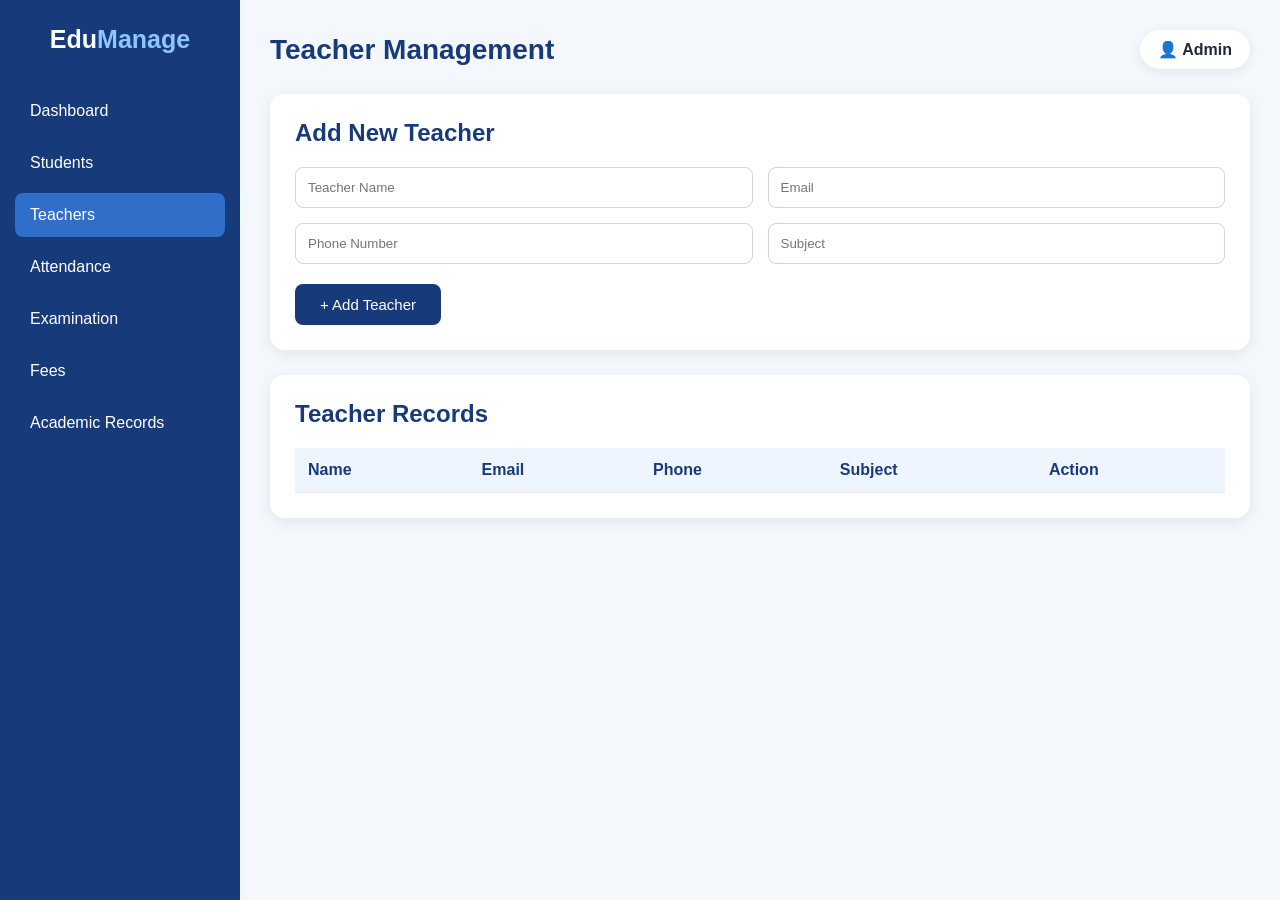
<file: frontend/teacher.html>
<!DOCTYPE html>
<html lang="en">
<head>
    <meta charset="UTF-8">
    <meta name="viewport" content="width=device-width, initial-scale=1.0">
    <title>EduManage | Teachers</title>

    <style>
        * {
            margin: 0;
            padding: 0;
            box-sizing: border-box;
            font-family: Arial, sans-serif;
        }

        body {
            background: #f4f7fb;
            color: #1f2937;
        }

        .sidebar {
            position: fixed;
            left: 0;
            top: 0;
            width: 240px;
            height: 100vh;
            background: #173b7a;
            padding: 25px 15px;
        }

        .logo {
            color: white;
            font-size: 25px;
            font-weight: bold;
            text-align: center;
            margin-bottom: 35px;
        }

        .logo span {
            color: #8ec5ff;
        }

        .menu {
            list-style: none;
        }

        .menu li {
            margin: 8px 0;
        }

        .menu a {
            display: block;
            padding: 13px 15px;
            color: white;
            text-decoration: none;
            border-radius: 8px;
        }

        .menu a:hover,
        .menu .active {
            background: #2f6fca;
        }

        .main {
            margin-left: 240px;
            padding: 30px;
        }

        .topbar {
            display: flex;
            justify-content: space-between;
            align-items: center;
            margin-bottom: 25px;
        }

        .topbar h1 {
            font-size: 28px;
            color: #173b7a;
        }

        .admin {
            background: white;
            padding: 10px 18px;
            border-radius: 25px;
            box-shadow: 0 3px 12px rgba(0,0,0,0.08);
            font-weight: bold;
        }

        .form-box,
        .table-box {
            background: white;
            padding: 25px;
            border-radius: 14px;
            box-shadow: 0 4px 15px rgba(0,0,0,0.08);
            margin-bottom: 25px;
        }

        h2 {
            color: #173b7a;
            margin-bottom: 20px;
        }

        .form-grid {
            display: grid;
            grid-template-columns: repeat(2, 1fr);
            gap: 15px;
        }

        input {
            width: 100%;
            padding: 12px;
            border: 1px solid #d1d5db;
            border-radius: 8px;
            outline: none;
        }

        input:focus {
            border-color: #2f6fca;
        }

        .add-btn {
            margin-top: 20px;
            padding: 12px 25px;
            border: none;
            border-radius: 8px;
            background: #173b7a;
            color: white;
            font-size: 15px;
            cursor: pointer;
        }

        .add-btn:hover {
            background: #2f6fca;
        }

        table {
            width: 100%;
            border-collapse: collapse;
        }

        th, td {
            padding: 13px;
            text-align: left;
            border-bottom: 1px solid #e5e7eb;
        }

        th {
            background: #eef5ff;
            color: #173b7a;
        }

        .delete-btn {
            padding: 7px 12px;
            border: none;
            border-radius: 6px;
            background: #dc3545;
            color: white;
            cursor: pointer;
        }

        @media (max-width: 800px) {
            .sidebar {
                width: 190px;
            }

            .main {
                margin-left: 190px;
            }

            .form-grid {
                grid-template-columns: 1fr;
            }
        }
    </style>
</head>

<body>

    <!-- Sidebar -->
    <div class="sidebar">

        <div class="logo">
            Edu<span>Manage</span>
        </div>

        <ul class="menu">

            <li>
                <a href="dashboard.html">Dashboard</a>
            </li>

            <li>
                <a href="student.html">Students</a>
            </li>

            <li>
                <a href="teachers.html" class="active">Teachers</a>
            </li>

            <li>
                <a href="attendance.html">Attendance</a>
            </li>

            <li>
                <a href="examination.html">Examination</a>
            </li>

            <li>
                <a href="fees.html">Fees</a>
            </li>

            <li>
                <a href="academic.html">Academic Records</a>
            </li>

        </ul>

    </div>


    <!-- Main Content -->
    <div class="main">

        <div class="topbar">

            <h1>Teacher Management</h1>

            <div class="admin">
                👤 Admin
            </div>

        </div>


        <!-- Add Teacher -->
        <div class="form-box">

            <h2>Add New Teacher</h2>

            <div class="form-grid">

                
                <input type="text" id="teacherName" placeholder="Teacher Name">

                <input type="email" id="teacherEmail" placeholder="Email">

                <input type="text" id="teacherPhone" placeholder="Phone Number">

                <input type="text" id="teacherSubject" placeholder="Subject">

                

            </div>

            <button class="add-btn" onclick="addTeacher()">
                + Add Teacher
            </button>

        </div>


        <!-- Teacher Records -->
        <div class="table-box">

            <h2>Teacher Records</h2>

            <table>

                <thead>
                    <tr>
                        
                        <th>Name</th>
                        <th>Email</th>
                        <th>Phone</th>
                        <th>Subject</th>
                        <th>Action</th>
                    </tr>
                </thead>

                <tbody id="teacherTable">
                </tbody>

            </table>

        </div>

    </div>


    <script>
        function addTeacher() {

    let name = document.getElementById("teacherName").value;
    let email = document.getElementById("teacherEmail").value;
    let phone = document.getElementById("teacherPhone").value;
    let subject = document.getElementById("teacherSubject").value;

    if (name === "") {
        alert("Please enter Teacher Name.");
        return;
    }

    fetch("http://localhost:8080/teacher", {
        method: "POST",
        headers: {
            "Content-Type": "application/json"
        },
        body: JSON.stringify({
            name: name,
            email: email,
            phone: phone,
            subject: subject
        })
    })
    .then(response => response.text())
    .then(data => {

        console.log(data);
        alert(data);

        let table = document.getElementById("teacherTable");

        let row = table.insertRow();

        row.insertCell(0).innerText = " ";
        row.insertCell(1).innerText = name;
        row.insertCell(2).innerText = email;
        row.insertCell(3).innerText = phone;
        row.insertCell(4).innerText = subject;

        let deleteCell = row.insertCell(5);

        let deleteButton = document.createElement("button");

        deleteButton.innerText = "Delete";
        deleteButton.className = "delete-btn";

        deleteButton.onclick = function() {
            row.remove();
        };

        deleteCell.appendChild(deleteButton);

        document.getElementById("teacherName").value = "";
        document.getElementById("teacherEmail").value = "";
        document.getElementById("teacherPhone").value = "";
        document.getElementById("teacherSubject").value = "";

    })
    .catch(error => {
        console.log("Error:", error);
        alert("Java Server connection failed!");
    });
}
</script>
</body>
</html>
</file>
<file: frontend/style.css>
* {
    margin: 0;
    padding: 0;
    box-sizing: border-box;
    font-family: Arial, sans-serif;
}

body {
    min-height: 100vh;
    background: linear-gradient(135deg, #6a11cb, #2575fc);
    display: flex;
    justify-content: center;
    align-items: center;
}

.login-container {
    width: 100%;
    display: flex;
    justify-content: center;
    align-items: center;
}

.login-box {
    width: 380px;
    background: white;
    padding: 35px;
    border-radius: 15px;
    box-shadow: 0 10px 30px rgba(0, 0, 0, 0.2);
}

.login-box h1 {
    text-align: center;
    color: #2575fc;
    margin-bottom: 8px;
}

.login-box p {
    text-align: center;
    color: #666;
    margin-bottom: 25px;
}

.login-box label {
    display: block;
    margin-bottom: 7px;
    font-weight: bold;
    color: #333;
}

.login-box input,
.login-box select {
    width: 100%;
    padding: 12px;
    margin-bottom: 18px;
    border: 1px solid #ccc;
    border-radius: 7px;
    font-size: 15px;
}

.login-box input:focus,
.login-box select:focus {
    outline: none;
    border-color: #2575fc;
}

.login-box button {
    width: 100%;
    padding: 12px;
    background: #2575fc;
    color: white;
    border: none;
    border-radius: 7px;
    font-size: 16px;
    cursor: pointer;
}

.login-box button:hover {
    background: #1258c7;
}

#message {
    margin-top: 15px;
    color: red;
}
</file>
